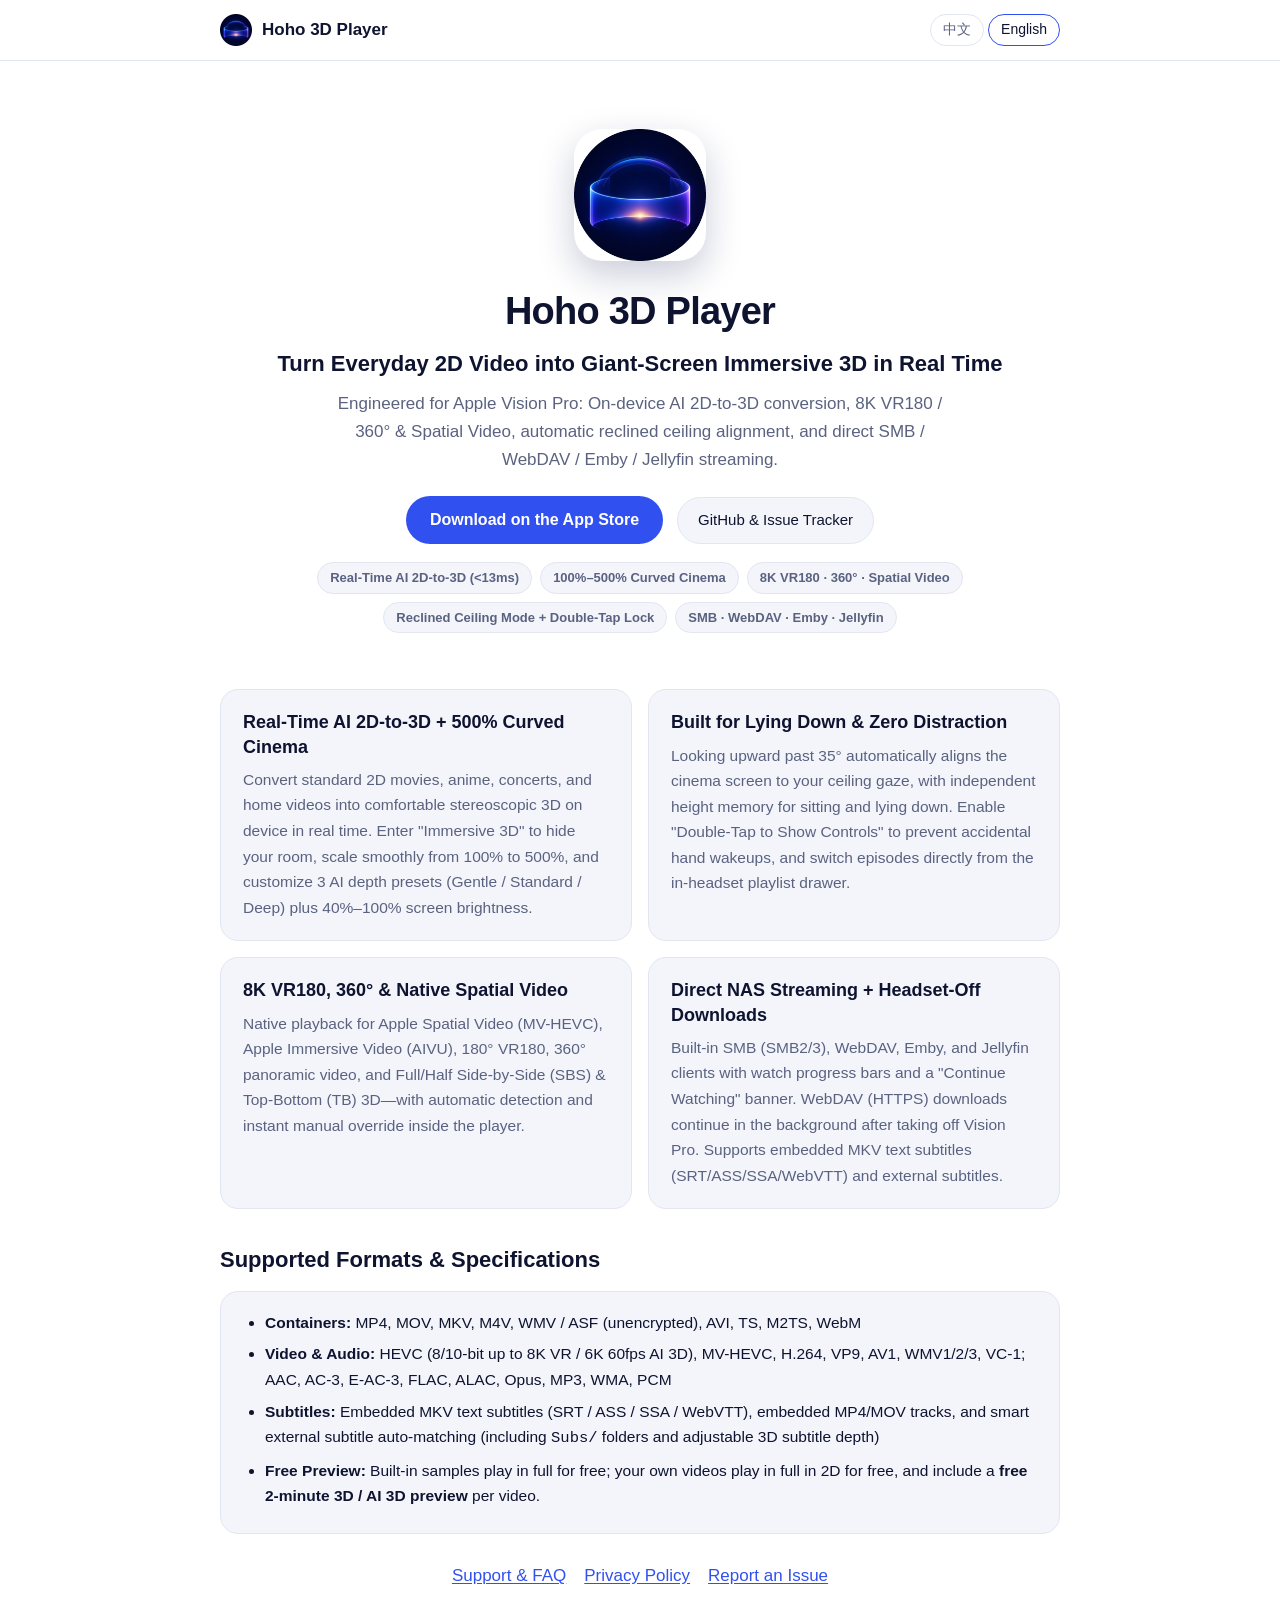
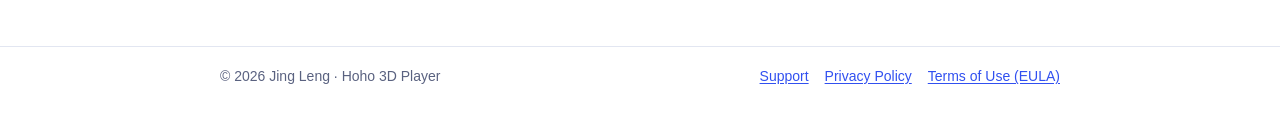
<file: index.html>
<!doctype html>
<html lang="en">
<head>
  <meta charset="utf-8">
  <meta name="viewport" content="width=device-width, initial-scale=1">
  <meta name="color-scheme" content="light dark">
  <title>Hoho 3D Player — Real-Time AI 2D-to-3D &amp; 8K VR180 for Apple Vision Pro</title>
  <meta name="description" content="Turn everyday 2D videos into giant-screen Immersive 3D in real time, and stream 8K VR180 or Spatial Video from NAS, Emby &amp; Jellyfin on Apple Vision Pro. 普通 2D 视频实时转 500% 巨幕沉浸 3D，躺平直连 NAS 畅享 8K VR180。">
  <link rel="icon" href="favicon.png">
  <link rel="apple-touch-icon" href="assets/apple-touch-icon.png">
  <link rel="stylesheet" href="assets/style.css">
  <script src="assets/lang.js"></script>
</head>
<body>
  <header class="site">
    <div class="wrap">
      <a class="brand" href="./"><img src="assets/icon.png" alt="">Hoho 3D Player</a>
      <div class="lang" role="group" aria-label="Language">
        <button type="button" data-set-lang="zh">中文</button>
        <button type="button" data-set-lang="en">English</button>
      </div>
    </div>
  </header>

  <main class="wrap">
    <section class="hero">
      <img src="assets/icon.png" alt="Hoho 3D Player">
      <h1>Hoho 3D Player</h1>
      <p class="tagline" data-l="zh" lang="zh-Hans">普通 2D 视频，实时变 500% 巨幕沉浸 3D</p>
      <p class="tagline" data-l="en" lang="en">Turn Everyday 2D Video into Giant-Screen Immersive 3D in Real Time</p>
      <p class="sub" data-l="zh" lang="zh-Hans">专为 Apple Vision Pro 原生打造：端侧 AI 实时 2D 转 3D、8K VR180 / 360° 全景、原生空间视频、躺姿天花板自适应对齐，以及 SMB / WebDAV / Emby / Jellyfin 局域网直连。</p>
      <p class="sub" data-l="en" lang="en">Engineered for Apple Vision Pro: On-device AI 2D-to-3D conversion, 8K VR180 / 360° &amp; Spatial Video, automatic reclined ceiling alignment, and direct SMB / WebDAV / Emby / Jellyfin streaming.</p>

      <div class="cta-row">
        <a class="btn-primary" href="https://apps.apple.com/app/id6816199461">
          <span data-l="zh">在 App Store 下载</span>
          <span data-l="en">Download on the App Store</span>
        </a>
        <a class="btn-secondary" href="https://github.com/dvbs2000/hoho-player">
          <span data-l="zh">GitHub 主页与反馈</span>
          <span data-l="en">GitHub &amp; Issue Tracker</span>
        </a>
      </div>

      <div class="badges" data-l="zh">
        <span class="badge">端侧 AI 实时 2D 转 3D (&lt;13ms)</span>
        <span class="badge">100%–500% 微曲环抱巨幕</span>
        <span class="badge">8K VR180 · 360° · 空间视频</span>
        <span class="badge">躺平自动贴合视线 + 双击防误触</span>
        <span class="badge">SMB · WebDAV · Emby · Jellyfin</span>
      </div>
      <div class="badges" data-l="en">
        <span class="badge">Real-Time AI 2D-to-3D (&lt;13ms)</span>
        <span class="badge">100%–500% Curved Cinema</span>
        <span class="badge">8K VR180 · 360° · Spatial Video</span>
        <span class="badge">Reclined Ceiling Mode + Double-Tap Lock</span>
        <span class="badge">SMB · WebDAV · Emby · Jellyfin</span>
      </div>
    </section>

    <section data-l="zh" lang="zh-Hans">
      <div class="grid">
        <div class="card">
          <h3>AI 实时 2D 转 3D + 500% 环抱巨幕</h3>
          <p>无需提前转码，在设备端将普通 2D 电影、番剧、演唱会、家庭录像实时转为自然舒适的立体 3D。开启「3D 沉浸」自动隐藏现实房间，支持 100%–500% 线性无级缩放、三档景深强度（柔和 / 标准 / 深邃）与 40%–100% 屏幕亮度调节。</p>
        </div>
        <div class="card">
          <h3>专为「躺平看片」打磨的零打扰操控</h3>
          <p>仰视超过 35° 自动将巨幕贴合天花板视线，坐姿与躺姿高度独立记忆；重置视角保留画面缩放；支持开启「双击唤醒控制面板」防止手放被子上误触弹窗，并在沉浸空间内提供选集抽屉与进度条缩略图预览。</p>
        </div>
        <div class="card">
          <h3>8K VR180、360° 全景与原生空间视频</h3>
          <p>全制式原生支持 Apple 空间视频 (MV-HEVC)、Apple 沉浸视频 (AIVU)、180° VR180、360° 全景以及全宽/半宽左右 (SBS) 与上下 (TB) 3D 视频，自动识别并支持播放器内一键手动切换与左右眼互换。</p>
        </div>
        <div class="card">
          <h3>NAS 私人影院直连 + 摘下头显后台下载</h3>
          <p>内置 SMB (SMB2/3)、WebDAV、Emby 与 Jellyfin 客户端，支持观看进度条与「继续观看」横幅。WebDAV (HTTPS) 下载在摘下 Vision Pro 后依然后台续传；直接读取 MKV 内嵌文本字幕 (SRT/ASS/SSA/WebVTT) 与外挂字幕。</p>
        </div>
      </div>

      <h2>支持格式与技术规格</h2>
      <div class="spec-list">
        <ul>
          <li><strong>视频容器：</strong>MP4、MOV、MKV、M4V、WMV / ASF（无 DRM 加密）、AVI、TS、M2TS、WebM</li>
          <li><strong>视频与音频：</strong>HEVC (8/10-bit 最高 8K VR / 6K 60fps AI 3D)、MV-HEVC、H.264、VP9、AV1、WMV1/2/3、VC-1；AAC、AC-3、E-AC-3、FLAC、ALAC、Opus、MP3、WMA、PCM</li>
          <li><strong>字幕支持：</strong>MKV 内嵌文本字幕（SRT / ASS / SSA / WebVTT）、MP4/MOV 内嵌字幕，以及外挂字幕自动匹配（含 <code>Subs/</code> 子目录与 3D 字幕出屏深度调节）</li>
          <li><strong>免费体验：</strong>内置示例视频完全免费；所有个人视频 2D 播放完全免费，且每个视频均含 <strong>前 2 分钟 3D / AI 3D 免费预览</strong>。</li>
        </ul>
      </div>
    </section>

    <section data-l="en" lang="en">
      <div class="grid">
        <div class="card">
          <h3>Real-Time AI 2D-to-3D + 500% Curved Cinema</h3>
          <p>Convert standard 2D movies, anime, concerts, and home videos into comfortable stereoscopic 3D on device in real time. Enter "Immersive 3D" to hide your room, scale smoothly from 100% to 500%, and customize 3 AI depth presets (Gentle / Standard / Deep) plus 40%–100% screen brightness.</p>
        </div>
        <div class="card">
          <h3>Built for Lying Down &amp; Zero Distraction</h3>
          <p>Looking upward past 35° automatically aligns the cinema screen to your ceiling gaze, with independent height memory for sitting and lying down. Enable "Double-Tap to Show Controls" to prevent accidental hand wakeups, and switch episodes directly from the in-headset playlist drawer.</p>
        </div>
        <div class="card">
          <h3>8K VR180, 360° &amp; Native Spatial Video</h3>
          <p>Native playback for Apple Spatial Video (MV-HEVC), Apple Immersive Video (AIVU), 180° VR180, 360° panoramic video, and Full/Half Side-by-Side (SBS) &amp; Top-Bottom (TB) 3D—with automatic detection and instant manual override inside the player.</p>
        </div>
        <div class="card">
          <h3>Direct NAS Streaming + Headset-Off Downloads</h3>
          <p>Built-in SMB (SMB2/3), WebDAV, Emby, and Jellyfin clients with watch progress bars and a "Continue Watching" banner. WebDAV (HTTPS) downloads continue in the background after taking off Vision Pro. Supports embedded MKV text subtitles (SRT/ASS/SSA/WebVTT) and external subtitles.</p>
        </div>
      </div>

      <h2>Supported Formats &amp; Specifications</h2>
      <div class="spec-list">
        <ul>
          <li><strong>Containers:</strong> MP4, MOV, MKV, M4V, WMV / ASF (unencrypted), AVI, TS, M2TS, WebM</li>
          <li><strong>Video &amp; Audio:</strong> HEVC (8/10-bit up to 8K VR / 6K 60fps AI 3D), MV-HEVC, H.264, VP9, AV1, WMV1/2/3, VC-1; AAC, AC-3, E-AC-3, FLAC, ALAC, Opus, MP3, WMA, PCM</li>
          <li><strong>Subtitles:</strong> Embedded MKV text subtitles (SRT / ASS / SSA / WebVTT), embedded MP4/MOV tracks, and smart external subtitle auto-matching (including <code>Subs/</code> folders and adjustable 3D subtitle depth)</li>
          <li><strong>Free Preview:</strong> Built-in samples play in full for free; your own videos play in full in 2D for free, and include a <strong>free 2-minute 3D / AI 3D preview</strong> per video.</li>
        </ul>
      </div>
    </section>

    <div class="links">
      <a href="support/"><span data-l="zh">支持与常见问题 (FAQ)</span><span data-l="en">Support &amp; FAQ</span></a>
      <a href="privacy/"><span data-l="zh">隐私政策</span><span data-l="en">Privacy Policy</span></a>
      <a href="https://github.com/dvbs2000/hoho-player/issues"><span data-l="zh">问题反馈 (GitHub Issues)</span><span data-l="en">Report an Issue</span></a>
    </div>
  </main>

  <footer class="site">
    <div class="wrap">
      <span>© 2026 Jing Leng · Hoho 3D Player</span>
      <div class="footer-links">
        <a href="support/"><span data-l="zh">支持</span><span data-l="en">Support</span></a>
        <a href="privacy/"><span data-l="zh">隐私政策</span><span data-l="en">Privacy Policy</span></a>
        <a href="https://www.apple.com/legal/internet-services/itunes/dev/stdeula/"><span data-l="zh">使用条款 (EULA)</span><span data-l="en">Terms of Use (EULA)</span></a>
      </div>
    </div>
  </footer>
</body>
</html>
</file>
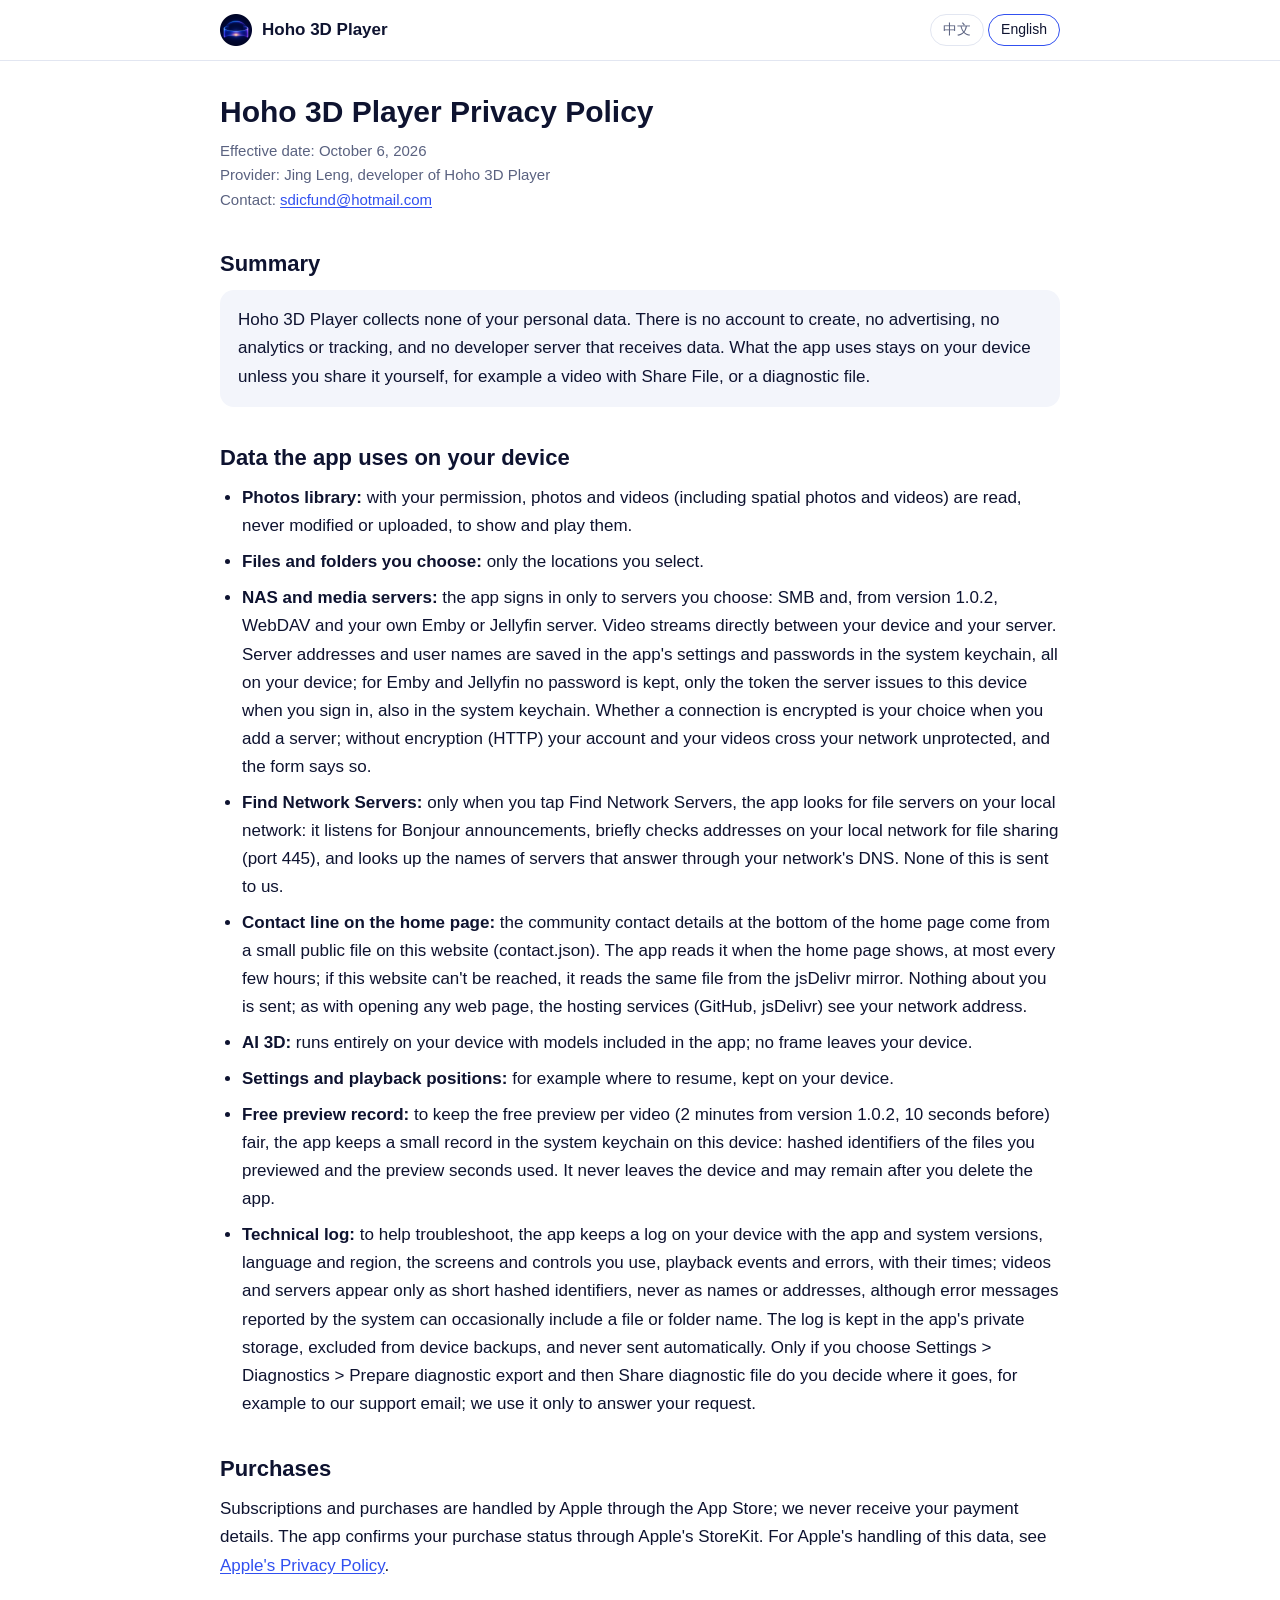
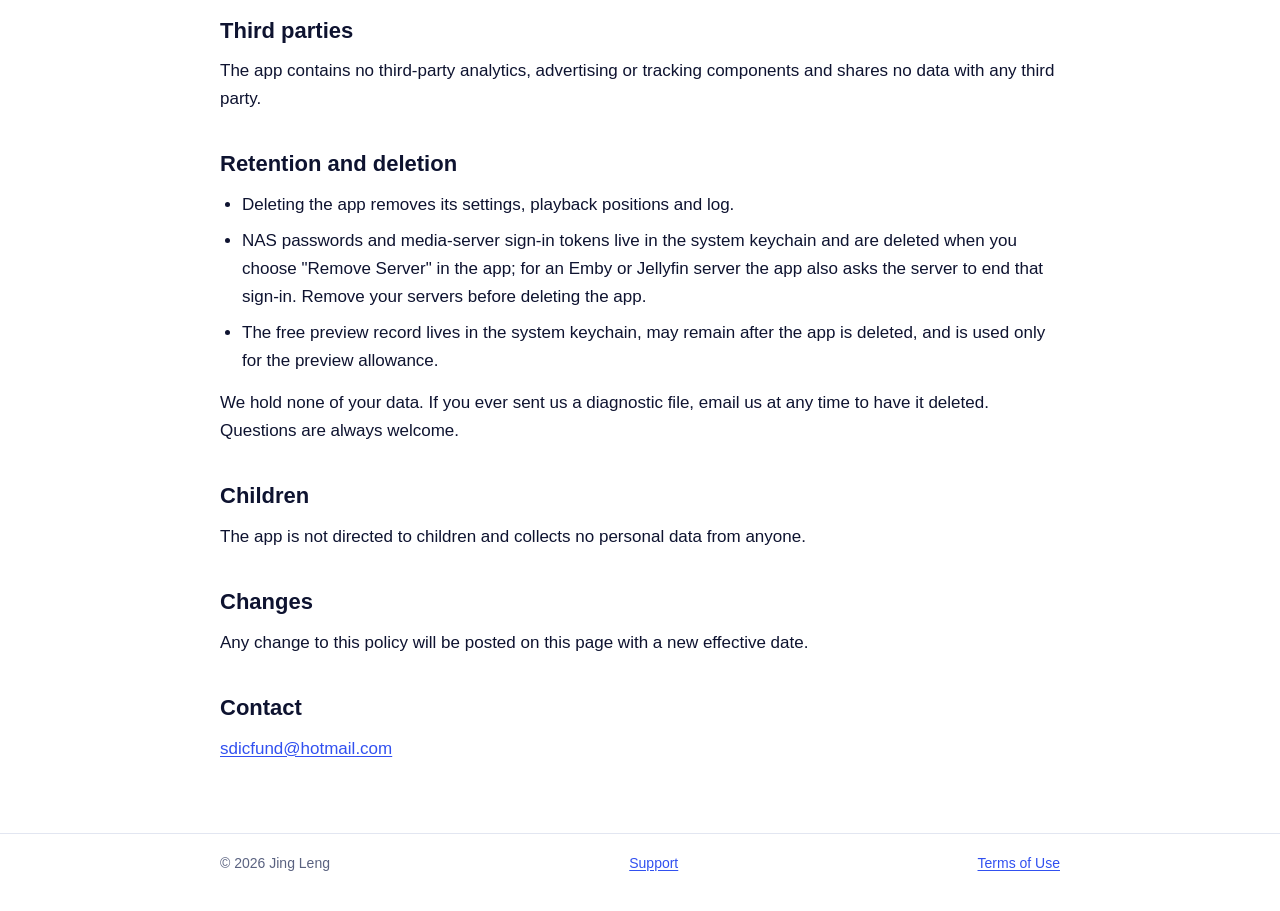
<file: privacy/index.html>
<!doctype html>
<html lang="en">
<head>
  <meta charset="utf-8">
  <meta name="viewport" content="width=device-width, initial-scale=1">
  <meta name="color-scheme" content="light dark">
  <title>Privacy Policy · 隐私政策 — Hoho 3D Player</title>
  <meta name="description" content="Hoho 3D Player collects no personal data. Hoho 3D 播放器不收集任何个人数据。">
  <link rel="icon" href="../favicon.png">
  <link rel="apple-touch-icon" href="../assets/apple-touch-icon.png">
  <link rel="stylesheet" href="../assets/style.css">
  <script src="../assets/lang.js"></script>
</head>
<body>
  <header class="site">
    <div class="wrap">
      <a class="brand" href="../"><img src="../assets/icon.png" alt="">Hoho 3D Player</a>
      <div class="lang" role="group" aria-label="Language">
        <button type="button" data-set-lang="zh">中文</button>
        <button type="button" data-set-lang="en">English</button>
      </div>
    </div>
  </header>

  <main class="wrap">
    <article data-l="zh" lang="zh-Hans">
      <h1>Hoho 3D 播放器隐私政策</h1>
      <p class="meta">生效日期：2026 年 10 月 6 日<br>提供者：Jing Leng（Hoho 3D 播放器开发者）<br>联系方式：<a href="mailto:sdicfund@hotmail.com">sdicfund@hotmail.com</a></p>

      <h2>概要</h2>
      <p class="summary">Hoho 3D 播放器不收集你的任何个人数据。App 不需要注册账号，没有广告，没有统计或跟踪，开发者也没有接收数据的服务器。App 使用的数据都留在你的设备上，除非你自己主动分享，例如用「共享文件」分享一个视频，或分享诊断文件。</p>

      <h2>App 在你的设备上使用的数据</h2>
      <ul>
        <li><strong>照片图库：</strong>经你授权后以只读方式读取照片和视频（包括空间照片和空间视频），用于显示和播放，不会修改或上传。</li>
        <li><strong>你选择的文件和文件夹：</strong>只访问你主动选择的位置。</li>
        <li><strong>NAS 和媒体服务器：</strong>App 只登录你选择的服务器：SMB，1.0.2 起还有 WebDAV 和你自己的 Emby、Jellyfin 服务器。视频直接在你的设备和服务器之间传输。服务器地址和用户名保存在 App 的设置中，密码保存在系统钥匙串中，都只在本机；Emby、Jellyfin 不保存密码，只保存登录后服务器发给这台设备的令牌，也在系统钥匙串中。连接是否加密由你在添加服务器时选择；没有加密（HTTP）时，账号和视频在你的网络上以明文传输，App 会在表单里说明。</li>
        <li><strong>查找网络服务器：</strong>只有在你点「查找网络服务器」时，App 才会在局域网里寻找文件服务器：接收 Bonjour 广播，短暂检查局域网内的地址是否提供文件共享（445 端口），并通过你网络的 DNS 查询有回应的服务器的名称。这些信息都不会发送给我们。</li>
        <li><strong>首页的联系方式：</strong>首页底部的交流群联系方式来自本网站上的一个公开小文件（contact.json）。App 在显示首页时读取它，每隔几小时最多一次；本网站打不开时，改从 jsDelivr 镜像读取同一个文件。读取时不会发送任何关于你的信息；和打开任何网页一样，托管网站的服务商（GitHub、jsDelivr）会看到你的网络地址。</li>
        <li><strong>AI 3D：</strong>完全在设备上运行，使用 App 自带的模型，画面不会离开你的设备。</li>
        <li><strong>设置和播放进度：</strong>例如续播位置，保存在本机。</li>
        <li><strong>免费试看记录：</strong>为了保证每个视频免费试看（1.0.2 起是 2 分钟，之前是 10 秒）的公平，App 会在本机的系统钥匙串中保存一份很小的记录：试看过的文件的哈希标识和已用的试看秒数。它不会离开设备，删除 App 后可能仍会保留。</li>
        <li><strong>技术日志：</strong>为了排查问题，App 在本机保存一份运行日志，记录 App 和系统版本、语言和地区、你使用的界面和按钮、播放事件和错误，以及它们发生的时间；视频和服务器只以简短的哈希标识出现，不记录名称或地址，但系统报告的错误信息偶尔可能包含文件或文件夹名称。日志保存在 App 的私有存储中，不参与设备备份，也不会自动发送。只有当你在「设置 &gt; 诊断」中点「准备导出诊断文件」，再点「分享诊断文件」时，由你决定发给谁，例如发到我们的支持邮箱；我们只用它来处理你的问题。</li>
      </ul>

      <h2>购买</h2>
      <p>订阅和购买由 Apple 通过 App Store 处理，我们收不到你的付款信息。App 通过 Apple 的 StoreKit 确认你的购买状态。Apple 如何处理这些数据，请见 <a href="https://www.apple.com/legal/privacy/">Apple 的隐私政策</a>。</p>

      <h2>第三方</h2>
      <p>App 不包含任何第三方分析、广告或跟踪组件，也不与任何第三方分享数据。</p>

      <h2>数据保留与删除</h2>
      <ul>
        <li>删除 App 会移除它保存的设置、播放进度和日志。</li>
        <li>NAS 密码和媒体服务器的登录令牌保存在系统钥匙串中，在 App 中「移除服务器」时会一并删除；移除 Emby、Jellyfin 服务器时，App 还会通知服务器注销这次登录。如果要删除 App，建议先移除服务器。</li>
        <li>免费试看记录保存在系统钥匙串中，删除 App 后可能仍会保留，只用于试看额度。</li>
      </ul>
      <p>我们不持有你的任何数据。如果你曾把诊断文件发给我们，可以随时发邮件要求删除。如有疑问，欢迎联系我们。</p>

      <h2>儿童</h2>
      <p>App 不以儿童为对象，也不收集任何人的个人数据。</p>

      <h2>变更</h2>
      <p>本政策如有变更，会在本页更新，并修改生效日期。</p>

      <h2>联系我们</h2>
      <p><a href="mailto:sdicfund@hotmail.com">sdicfund@hotmail.com</a></p>
    </article>

    <article data-l="en" lang="en">
      <h1>Hoho 3D Player Privacy Policy</h1>
      <p class="meta">Effective date: October 6, 2026<br>Provider: Jing Leng, developer of Hoho 3D Player<br>Contact: <a href="mailto:sdicfund@hotmail.com">sdicfund@hotmail.com</a></p>

      <h2>Summary</h2>
      <p class="summary">Hoho 3D Player collects none of your personal data. There is no account to create, no advertising, no analytics or tracking, and no developer server that receives data. What the app uses stays on your device unless you share it yourself, for example a video with Share File, or a diagnostic file.</p>

      <h2>Data the app uses on your device</h2>
      <ul>
        <li><strong>Photos library:</strong> with your permission, photos and videos (including spatial photos and videos) are read, never modified or uploaded, to show and play them.</li>
        <li><strong>Files and folders you choose:</strong> only the locations you select.</li>
        <li><strong>NAS and media servers:</strong> the app signs in only to servers you choose: SMB and, from version 1.0.2, WebDAV and your own Emby or Jellyfin server. Video streams directly between your device and your server. Server addresses and user names are saved in the app's settings and passwords in the system keychain, all on your device; for Emby and Jellyfin no password is kept, only the token the server issues to this device when you sign in, also in the system keychain. Whether a connection is encrypted is your choice when you add a server; without encryption (HTTP) your account and your videos cross your network unprotected, and the form says so.</li>
        <li><strong>Find Network Servers:</strong> only when you tap Find Network Servers, the app looks for file servers on your local network: it listens for Bonjour announcements, briefly checks addresses on your local network for file sharing (port 445), and looks up the names of servers that answer through your network's DNS. None of this is sent to us.</li>
        <li><strong>Contact line on the home page:</strong> the community contact details at the bottom of the home page come from a small public file on this website (contact.json). The app reads it when the home page shows, at most every few hours; if this website can't be reached, it reads the same file from the jsDelivr mirror. Nothing about you is sent; as with opening any web page, the hosting services (GitHub, jsDelivr) see your network address.</li>
        <li><strong>AI 3D:</strong> runs entirely on your device with models included in the app; no frame leaves your device.</li>
        <li><strong>Settings and playback positions:</strong> for example where to resume, kept on your device.</li>
        <li><strong>Free preview record:</strong> to keep the free preview per video (2 minutes from version 1.0.2, 10 seconds before) fair, the app keeps a small record in the system keychain on this device: hashed identifiers of the files you previewed and the preview seconds used. It never leaves the device and may remain after you delete the app.</li>
        <li><strong>Technical log:</strong> to help troubleshoot, the app keeps a log on your device with the app and system versions, language and region, the screens and controls you use, playback events and errors, with their times; videos and servers appear only as short hashed identifiers, never as names or addresses, although error messages reported by the system can occasionally include a file or folder name. The log is kept in the app's private storage, excluded from device backups, and never sent automatically. Only if you choose Settings &gt; Diagnostics &gt; Prepare diagnostic export and then Share diagnostic file do you decide where it goes, for example to our support email; we use it only to answer your request.</li>
      </ul>

      <h2>Purchases</h2>
      <p>Subscriptions and purchases are handled by Apple through the App Store; we never receive your payment details. The app confirms your purchase status through Apple's StoreKit. For Apple's handling of this data, see <a href="https://www.apple.com/legal/privacy/">Apple's Privacy Policy</a>.</p>

      <h2>Third parties</h2>
      <p>The app contains no third-party analytics, advertising or tracking components and shares no data with any third party.</p>

      <h2>Retention and deletion</h2>
      <ul>
        <li>Deleting the app removes its settings, playback positions and log.</li>
        <li>NAS passwords and media-server sign-in tokens live in the system keychain and are deleted when you choose "Remove Server" in the app; for an Emby or Jellyfin server the app also asks the server to end that sign-in. Remove your servers before deleting the app.</li>
        <li>The free preview record lives in the system keychain, may remain after the app is deleted, and is used only for the preview allowance.</li>
      </ul>
      <p>We hold none of your data. If you ever sent us a diagnostic file, email us at any time to have it deleted. Questions are always welcome.</p>

      <h2>Children</h2>
      <p>The app is not directed to children and collects no personal data from anyone.</p>

      <h2>Changes</h2>
      <p>Any change to this policy will be posted on this page with a new effective date.</p>

      <h2>Contact</h2>
      <p><a href="mailto:sdicfund@hotmail.com">sdicfund@hotmail.com</a></p>
    </article>
  </main>

  <footer class="site">
    <div class="wrap">
      <span>© 2026 Jing Leng</span>
      <a href="../support/"><span data-l="zh">支持</span><span data-l="en">Support</span></a>
      <a href="https://www.apple.com/legal/internet-services/itunes/dev/stdeula/"><span data-l="zh">使用条款</span><span data-l="en">Terms of Use</span></a>
    </div>
  </footer>
</body>
</html>
</file>
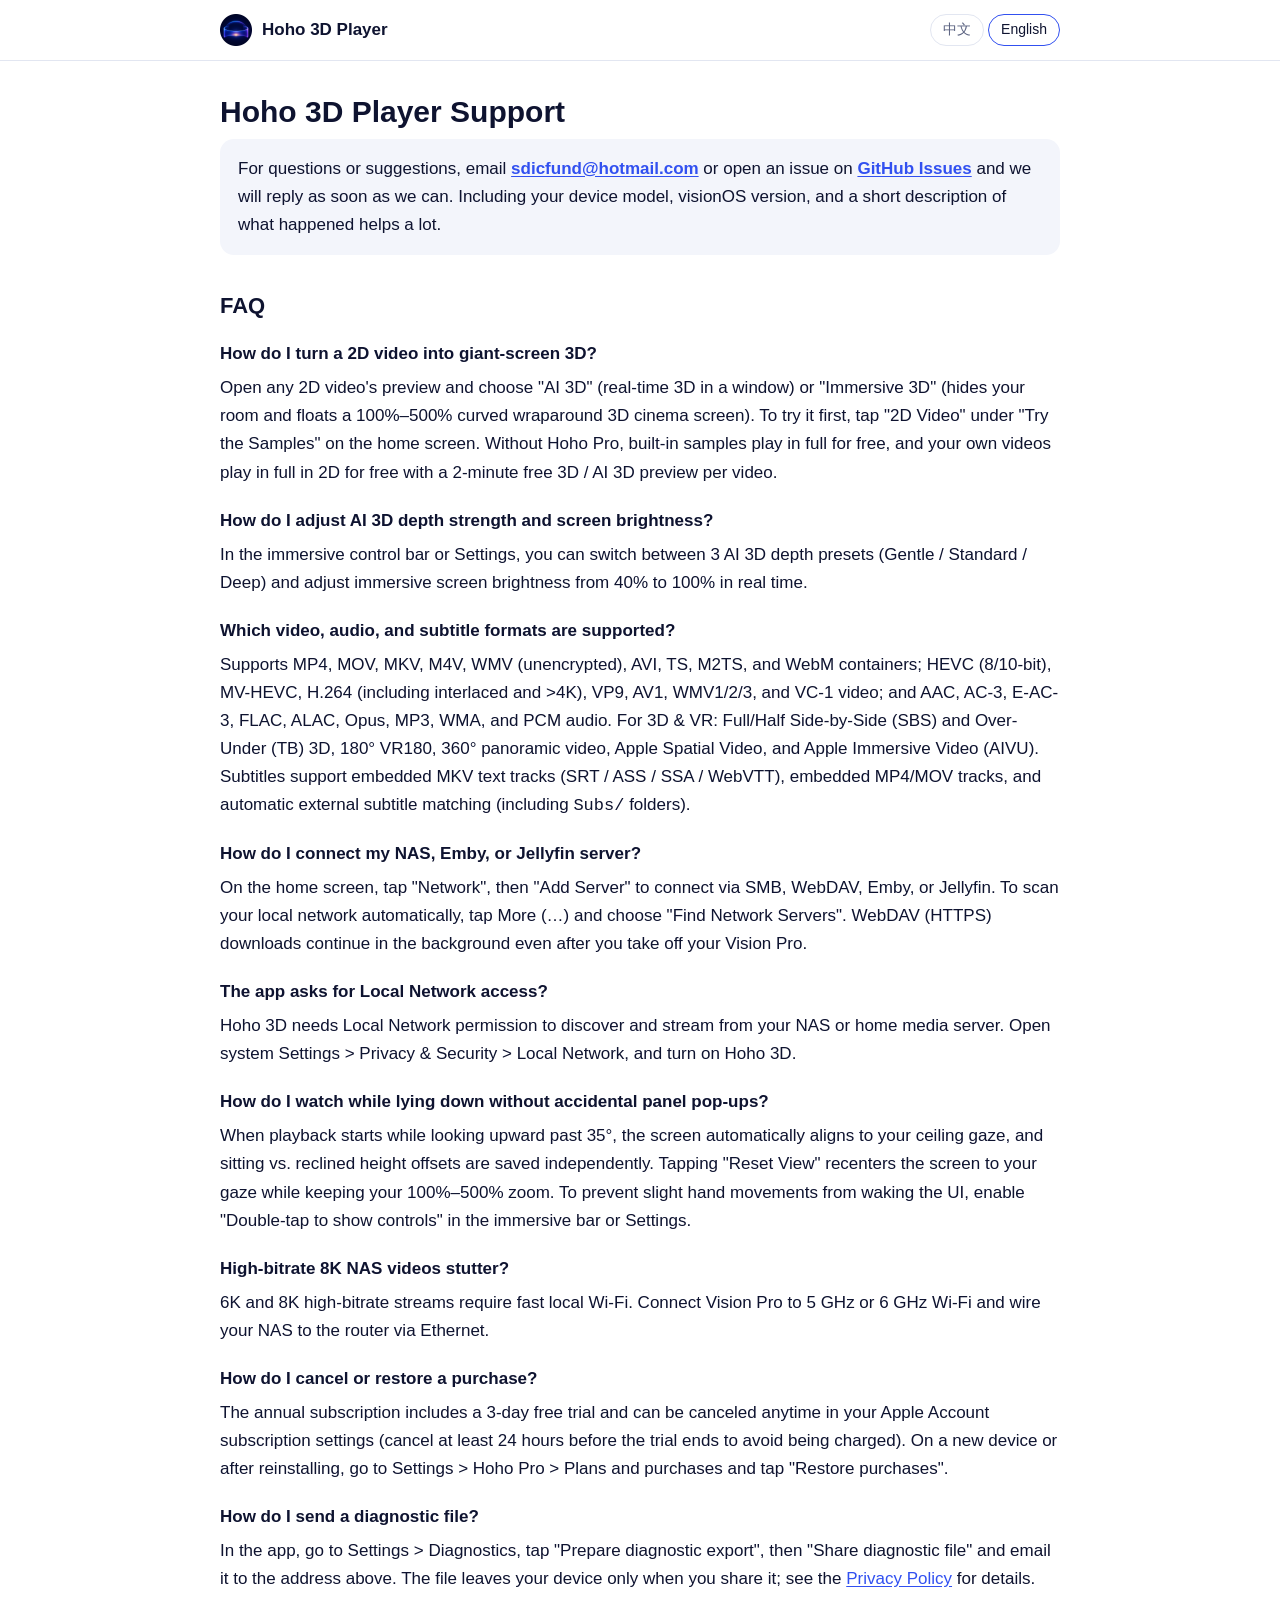
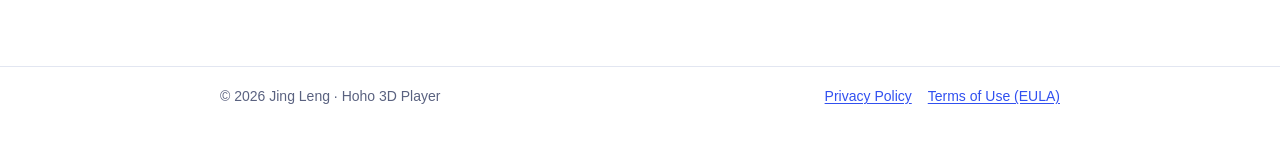
<file: support/index.html>
<!doctype html>
<html lang="en">
<head>
  <meta charset="utf-8">
  <meta name="viewport" content="width=device-width, initial-scale=1">
  <meta name="color-scheme" content="light dark">
  <title>Support · 支持 — Hoho 3D Player</title>
  <meta name="description" content="Contact and answers for Hoho 3D Player. Hoho 3D 播放器的联系方式与常见问题。">
  <link rel="icon" href="../favicon.png">
  <link rel="apple-touch-icon" href="../assets/apple-touch-icon.png">
  <link rel="stylesheet" href="../assets/style.css">
  <script src="../assets/lang.js"></script>
</head>
<body>
  <header class="site">
    <div class="wrap">
      <a class="brand" href="../"><img src="../assets/icon.png" alt="">Hoho 3D Player</a>
      <div class="lang" role="group" aria-label="Language">
        <button type="button" data-set-lang="zh">中文</button>
        <button type="button" data-set-lang="en">English</button>
      </div>
    </div>
  </header>

  <main class="wrap">
    <article data-l="zh" lang="zh-Hans">
      <h1>Hoho 3D 播放器支持</h1>
      <p class="summary">有问题或建议，请发邮件到 <a href="mailto:sdicfund@hotmail.com"><strong>sdicfund@hotmail.com</strong></a>，或在 <a href="https://github.com/dvbs2000/hoho-player/issues"><strong>GitHub Issues</strong></a> 提交反馈，我们会尽快回复。附上设备型号、系统版本和问题现象会很有帮助。</p>

      <h2>常见问题</h2>
      <dl class="faq">
        <dt>怎样把普通 2D 视频变成巨幕 3D？</dt>
        <dd>打开任意 2D 视频的预览，选择「AI 3D」（在窗口中实时转 3D）或「3D 沉浸」（隐藏周围房间，在 100%–500% 微曲环抱巨幕中观看实时 3D）。想先体验效果，可以点首页「试试样例」里的「2D 视频」。未订阅 Hoho Pro 时，内置样例可免费完整播放，你自己的每个视频均可免费完整以 2D 播放，并享有前 2 分钟的 3D / AI 3D 免费试看。</dd>
        <dt>如何调节 AI 3D 的立体深度强度和屏幕亮度？</dt>
        <dd>在沉浸播放控制栏或「设置」中，可以在「柔和 / 标准 / 深邃」三档 AI 3D 景深强度之间实时切换，并可在 40%–100% 范围内调节沉浸屏幕亮度。</dd>
        <dt>支持哪些视频、音频与字幕格式？</dt>
        <dd>支持 MP4、MOV、MKV、M4V、WMV（无 DRM 加密）、AVI、TS、M2TS、WebM 等常见容器；支持 HEVC (8/10-bit)、MV-HEVC、H.264（含隔行扫描与高于 4K 视频）、VP9、AV1、WMV1/2/3、VC-1 视频，以及 AAC、AC-3、E-AC-3、FLAC、ALAC、Opus、MP3、WMA、PCM 多声道音频。立体格式支持左右（SBS）、上下（TB）全宽与半宽 3D、180° VR180、360° 全景、Apple 空间视频和 Apple 沉浸视频（AIVU）。字幕支持直接提取切换 MKV 内嵌文本字幕（SRT / ASS / SSA / WebVTT）、MP4/MOV 内嵌字幕，以及自动匹配同名或 <code>Subs/</code> 子目录中的外挂字幕。</dd>
        <dt>怎样连接 NAS、Emby 或 Jellyfin？</dt>
        <dd>在首页点「网络」，再点「添加服务器」，可选择添加 SMB、WebDAV、Emby 或 Jellyfin 服务器。要在局域网里自动搜索，点右上角「更多」（…）并选择「查找网络服务器」。通过 WebDAV（HTTPS）下载视频到本地离线库时，即使摘下 Vision Pro 也会在后台继续完成传输。</dd>
        <dt>提示需要「本地网络」权限？</dt>
        <dd>Hoho 3D 需要「本地网络」权限才能查找和连接局域网内的 NAS 或私人影院服务器。请打开系统「设置」，前往「隐私与安全性」&gt;「本地网络」，然后开启 Hoho 3D。</dd>
        <dt>躺下看片时怎样对齐画面、怎样防止手部误触弹窗？</dt>
        <dd>当仰视角度超过 35° 开始播放或连播切集时，画面会自动贴合你的天花板视线；坐姿与躺姿的画面高度偏移会分别独立记忆。点击「重置视角」会将画面重新居中对齐当前视线，同时保留你调好的 100%–500% 巨幕缩放比例。若想避免手部微动唤醒控制栏，可在沉浸控制栏或「设置」中开启「双击唤醒控制面板」。</dd>
        <dt>播放 NAS 上的高码率 8K 视频会卡？</dt>
        <dd>6K、8K 等超高码率原盘视频需要稳定的局域网带宽。建议让 Vision Pro 连接 5 GHz 或 6 GHz Wi-Fi（尽量靠近路由器），并将 NAS 用千兆/万兆网线连接路由器。</dd>
        <dt>怎样取消订阅或恢复购买？</dt>
        <dd>年度订阅包含 3 天免费试用，可随时在系统「设置」的 Apple 账户订阅管理中取消（在试用期结束前至少 24 小时取消不会产生扣费）。更换设备或重新安装后，可在 App 的「设置 &gt; Hoho Pro &gt; 方案与购买」页面点「恢复购买」。</dd>
        <dt>怎样把诊断文件发给我们？</dt>
        <dd>在 App 的「设置 &gt; 诊断」中点「准备导出诊断文件」，再点「分享诊断文件」发送到上面的邮箱。只有你主动分享，文件才会离开设备；详情请见<a href="../privacy/">隐私政策</a>。</dd>
      </dl>
    </article>

    <article data-l="en" lang="en">
      <h1>Hoho 3D Player Support</h1>
      <p class="summary">For questions or suggestions, email <a href="mailto:sdicfund@hotmail.com"><strong>sdicfund@hotmail.com</strong></a> or open an issue on <a href="https://github.com/dvbs2000/hoho-player/issues"><strong>GitHub Issues</strong></a> and we will reply as soon as we can. Including your device model, visionOS version, and a short description of what happened helps a lot.</p>

      <h2>FAQ</h2>
      <dl class="faq">
        <dt>How do I turn a 2D video into giant-screen 3D?</dt>
        <dd>Open any 2D video's preview and choose "AI 3D" (real-time 3D in a window) or "Immersive 3D" (hides your room and floats a 100%–500% curved wraparound 3D cinema screen). To try it first, tap "2D Video" under "Try the Samples" on the home screen. Without Hoho Pro, built-in samples play in full for free, and your own videos play in full in 2D for free with a 2-minute free 3D / AI 3D preview per video.</dd>
        <dt>How do I adjust AI 3D depth strength and screen brightness?</dt>
        <dd>In the immersive control bar or Settings, you can switch between 3 AI 3D depth presets (Gentle / Standard / Deep) and adjust immersive screen brightness from 40% to 100% in real time.</dd>
        <dt>Which video, audio, and subtitle formats are supported?</dt>
        <dd>Supports MP4, MOV, MKV, M4V, WMV (unencrypted), AVI, TS, M2TS, and WebM containers; HEVC (8/10-bit), MV-HEVC, H.264 (including interlaced and &gt;4K), VP9, AV1, WMV1/2/3, and VC-1 video; and AAC, AC-3, E-AC-3, FLAC, ALAC, Opus, MP3, WMA, and PCM audio. For 3D &amp; VR: Full/Half Side-by-Side (SBS) and Over-Under (TB) 3D, 180° VR180, 360° panoramic video, Apple Spatial Video, and Apple Immersive Video (AIVU). Subtitles support embedded MKV text tracks (SRT / ASS / SSA / WebVTT), embedded MP4/MOV tracks, and automatic external subtitle matching (including <code>Subs/</code> folders).</dd>
        <dt>How do I connect my NAS, Emby, or Jellyfin server?</dt>
        <dd>On the home screen, tap "Network", then "Add Server" to connect via SMB, WebDAV, Emby, or Jellyfin. To scan your local network automatically, tap More (…) and choose "Find Network Servers". WebDAV (HTTPS) downloads continue in the background even after you take off your Vision Pro.</dd>
        <dt>The app asks for Local Network access?</dt>
        <dd>Hoho 3D needs Local Network permission to discover and stream from your NAS or home media server. Open system Settings &gt; Privacy &amp; Security &gt; Local Network, and turn on Hoho 3D.</dd>
        <dt>How do I watch while lying down without accidental panel pop-ups?</dt>
        <dd>When playback starts while looking upward past 35°, the screen automatically aligns to your ceiling gaze, and sitting vs. reclined height offsets are saved independently. Tapping "Reset View" recenters the screen to your gaze while keeping your 100%–500% zoom. To prevent slight hand movements from waking the UI, enable "Double-tap to show controls" in the immersive bar or Settings.</dd>
        <dt>High-bitrate 8K NAS videos stutter?</dt>
        <dd>6K and 8K high-bitrate streams require fast local Wi-Fi. Connect Vision Pro to 5 GHz or 6 GHz Wi-Fi and wire your NAS to the router via Ethernet.</dd>
        <dt>How do I cancel or restore a purchase?</dt>
        <dd>The annual subscription includes a 3-day free trial and can be canceled anytime in your Apple Account subscription settings (cancel at least 24 hours before the trial ends to avoid being charged). On a new device or after reinstalling, go to Settings &gt; Hoho Pro &gt; Plans and purchases and tap "Restore purchases".</dd>
        <dt>How do I send a diagnostic file?</dt>
        <dd>In the app, go to Settings &gt; Diagnostics, tap "Prepare diagnostic export", then "Share diagnostic file" and email it to the address above. The file leaves your device only when you share it; see the <a href="../privacy/">Privacy Policy</a> for details.</dd>
      </dl>
    </article>
  </main>

  <footer class="site">
    <div class="wrap">
      <span>© 2026 Jing Leng · Hoho 3D Player</span>
      <div class="footer-links">
        <a href="../privacy/"><span data-l="zh">隐私政策</span><span data-l="en">Privacy Policy</span></a>
        <a href="https://www.apple.com/legal/internet-services/itunes/dev/stdeula/"><span data-l="zh">使用条款 (EULA)</span><span data-l="en">Terms of Use (EULA)</span></a>
      </div>
    </div>
  </footer>
</body>
</html>
</file>
<file: assets/style.css>
/* Hoho 3D Player site: homepage, privacy policy and support. Colours follow the app icon (navy, electric blue). */
:root {
  --bg: #ffffff;
  --surface: #f3f5fb;
  --text: #0e1330;
  --muted: #5a6280;
  --accent: #3150f0;
  --accent-hover: #213ed6;
  --line: #e2e6f1;
  color-scheme: light dark;
}
@media (prefers-color-scheme: dark) {
  :root {
    --bg: #070b1f;
    --surface: #10163a;
    --text: #e9ecf8;
    --muted: #9ba4c6;
    --accent: #88a2ff;
    --accent-hover: #a5b9ff;
    --line: #1f2852;
  }
}

* { box-sizing: border-box; }
html { -webkit-text-size-adjust: 100%; }
body {
  margin: 0;
  background: var(--bg);
  color: var(--text);
  font: 17px/1.65 -apple-system, BlinkMacSystemFont, "SF Pro Text", "PingFang SC", "Hiragino Sans GB",
    "Helvetica Neue", Arial, sans-serif;
}
a { color: var(--accent); text-underline-offset: 2px; }
.wrap { max-width: 880px; margin: 0 auto; padding: 0 20px; }

header.site { border-bottom: 1px solid var(--line); }
header.site .wrap {
  display: flex; align-items: center; justify-content: space-between; gap: 12px;
  padding-top: 14px; padding-bottom: 14px;
}
.brand { display: flex; align-items: center; gap: 10px; color: var(--text); text-decoration: none; font-weight: 600; }
.brand img { width: 32px; height: 32px; border-radius: 8px; }

.lang { display: flex; gap: 4px; }
.lang button {
  font: inherit; font-size: 14px; color: var(--muted); background: transparent;
  border: 1px solid var(--line); border-radius: 999px; padding: 3px 12px; cursor: pointer;
}
.lang button[aria-pressed="true"] { color: var(--text); border-color: var(--accent); }

main.wrap { padding-top: 32px; padding-bottom: 56px; }
h1 { font-size: 30px; line-height: 1.25; margin: 0 0 8px; }
h2 { font-size: 22px; line-height: 1.35; margin: 36px 0 12px; }
h3 { font-size: 18px; line-height: 1.35; margin: 0 0 8px; }
p { margin: 0 0 14px; }
ul { margin: 0 0 14px; padding-left: 22px; }
li { margin-bottom: 8px; }
.meta { color: var(--muted); font-size: 15px; margin-bottom: 24px; }
.summary { background: var(--surface); border-radius: 14px; padding: 16px 18px; }
.faq dt { font-weight: 600; margin-top: 20px; }
.faq dd { margin: 6px 0 0; }

.hero { text-align: center; padding: 36px 0 24px; }
.hero img { width: 132px; height: 132px; border-radius: 28px; box-shadow: 0 14px 36px rgba(17, 28, 88, 0.22); }
.hero h1 { font-size: 38px; margin-top: 18px; letter-spacing: -0.02em; }
.hero .tagline { font-size: 22px; font-weight: 600; margin: 10px 0 8px; }
.hero .sub { color: var(--muted); max-width: 640px; margin: 0 auto 20px; }

.cta-row { display: flex; justify-content: center; align-items: center; gap: 14px; flex-wrap: wrap; margin: 22px 0 18px; }
.btn-primary {
  display: inline-flex; align-items: center; gap: 8px;
  background: #3150f0; color: #ffffff !important; text-decoration: none;
  font-weight: 600; font-size: 16px; padding: 11px 24px; border-radius: 999px;
  transition: transform 0.15s ease, opacity 0.15s ease;
}
.btn-primary:hover { opacity: 0.92; transform: translateY(-1px); }
.btn-secondary {
  display: inline-flex; align-items: center; gap: 6px;
  background: var(--surface); color: var(--text) !important; text-decoration: none;
  border: 1px solid var(--line); font-weight: 500; font-size: 15px; padding: 10px 20px; border-radius: 999px;
}

.badges { display: flex; justify-content: center; gap: 8px; flex-wrap: wrap; margin: 16px 0 8px; }
.badge {
  font-size: 13px; font-weight: 600; color: var(--muted);
  background: var(--surface); border: 1px solid var(--line);
  border-radius: 999px; padding: 4px 12px;
}

.grid {
  display: grid;
  grid-template-columns: repeat(auto-fit, minmax(320px, 1fr));
  gap: 16px;
  margin-top: 24px;
}
.card {
  background: var(--surface);
  border: 1px solid var(--line);
  border-radius: 18px;
  padding: 20px 22px;
}
.card p { color: var(--muted); font-size: 15.5px; margin-bottom: 0; }

.spec-list {
  background: var(--surface);
  border: 1px solid var(--line);
  border-radius: 18px;
  padding: 18px 22px;
  margin-top: 16px;
}
.spec-list ul { margin: 0; }
.spec-list li { font-size: 15.5px; margin-bottom: 6px; }

.links { display: flex; justify-content: center; gap: 18px; flex-wrap: wrap; margin-top: 28px; }

footer.site { border-top: 1px solid var(--line); color: var(--muted); font-size: 14px; }
footer.site .wrap { padding-top: 18px; padding-bottom: 36px; display: flex; justify-content: space-between; gap: 14px; flex-wrap: wrap; }
footer.site .footer-links { display: flex; gap: 16px; flex-wrap: wrap; }

/* With JavaScript the page shows one language (browser default, switchable); without it, both. */
html[data-lang="zh"] [data-l="en"],
html[data-lang="en"] [data-l="zh"] { display: none; }
</file>
